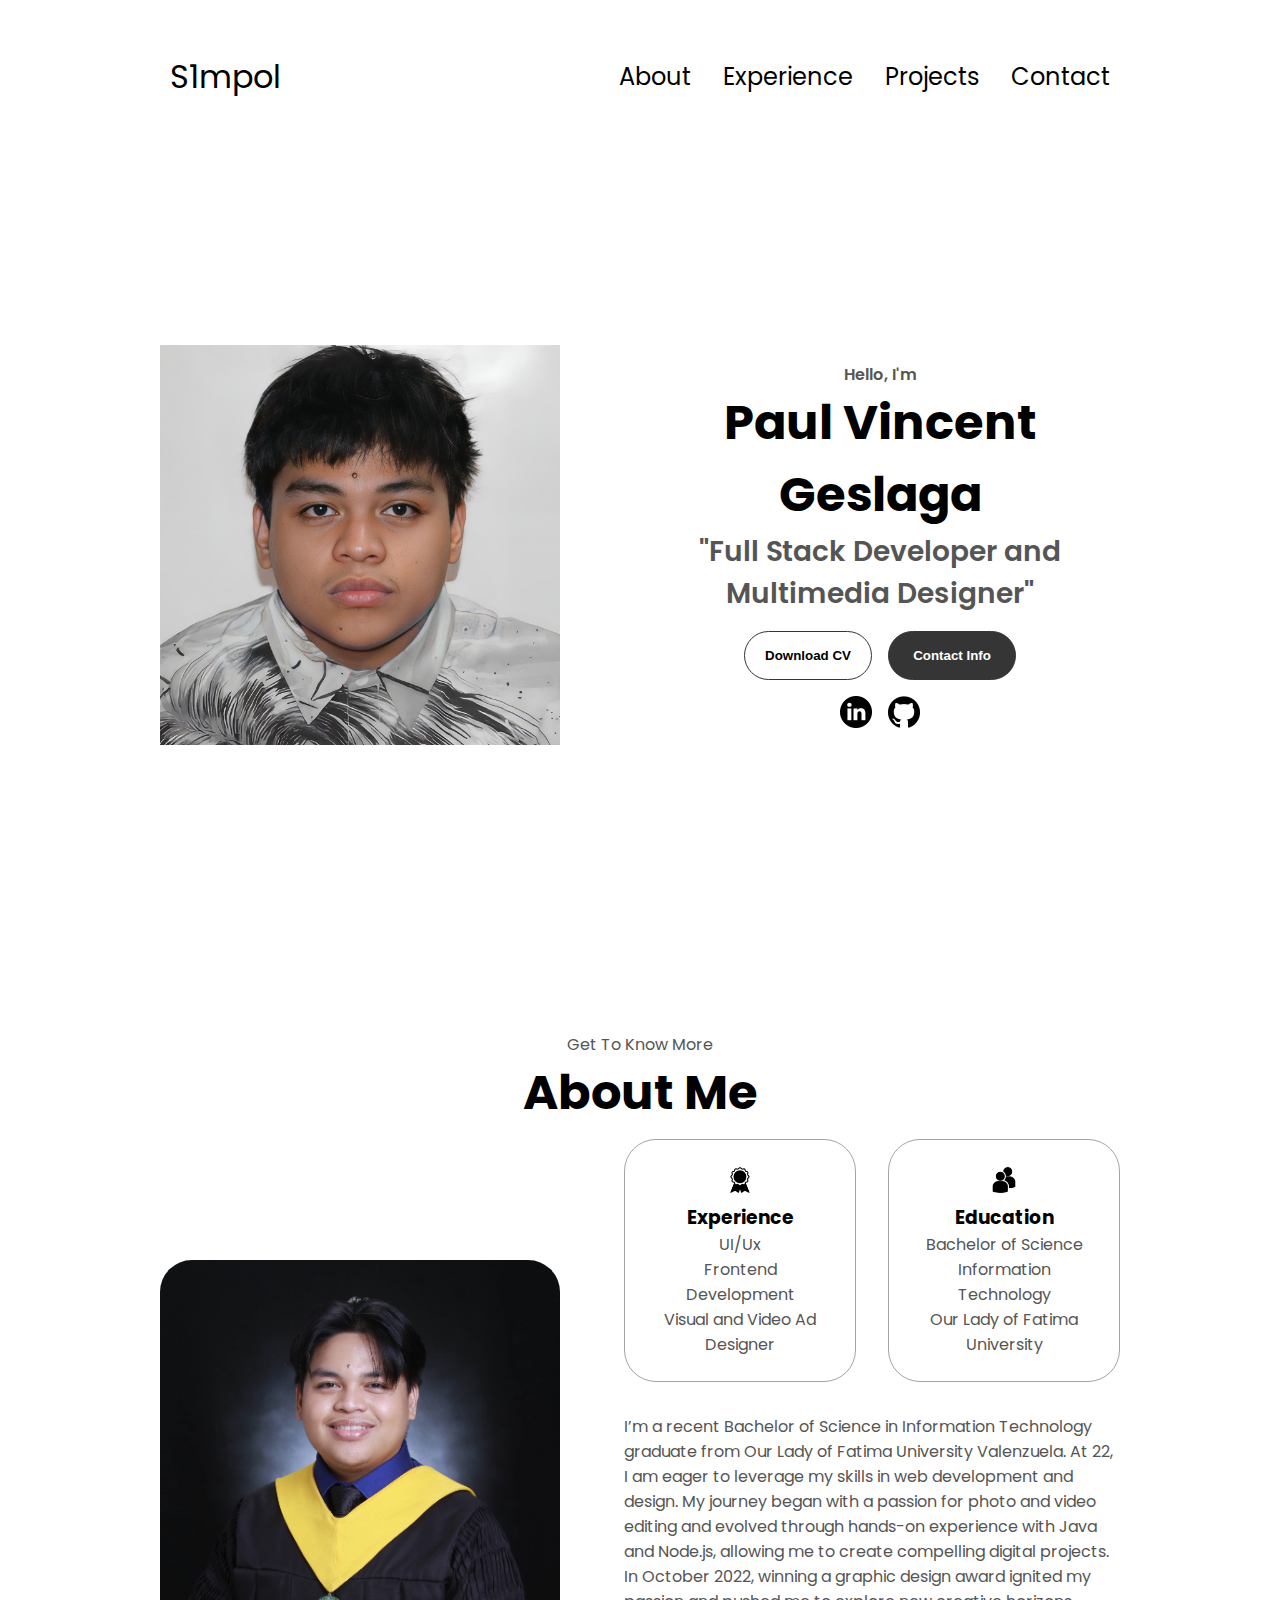
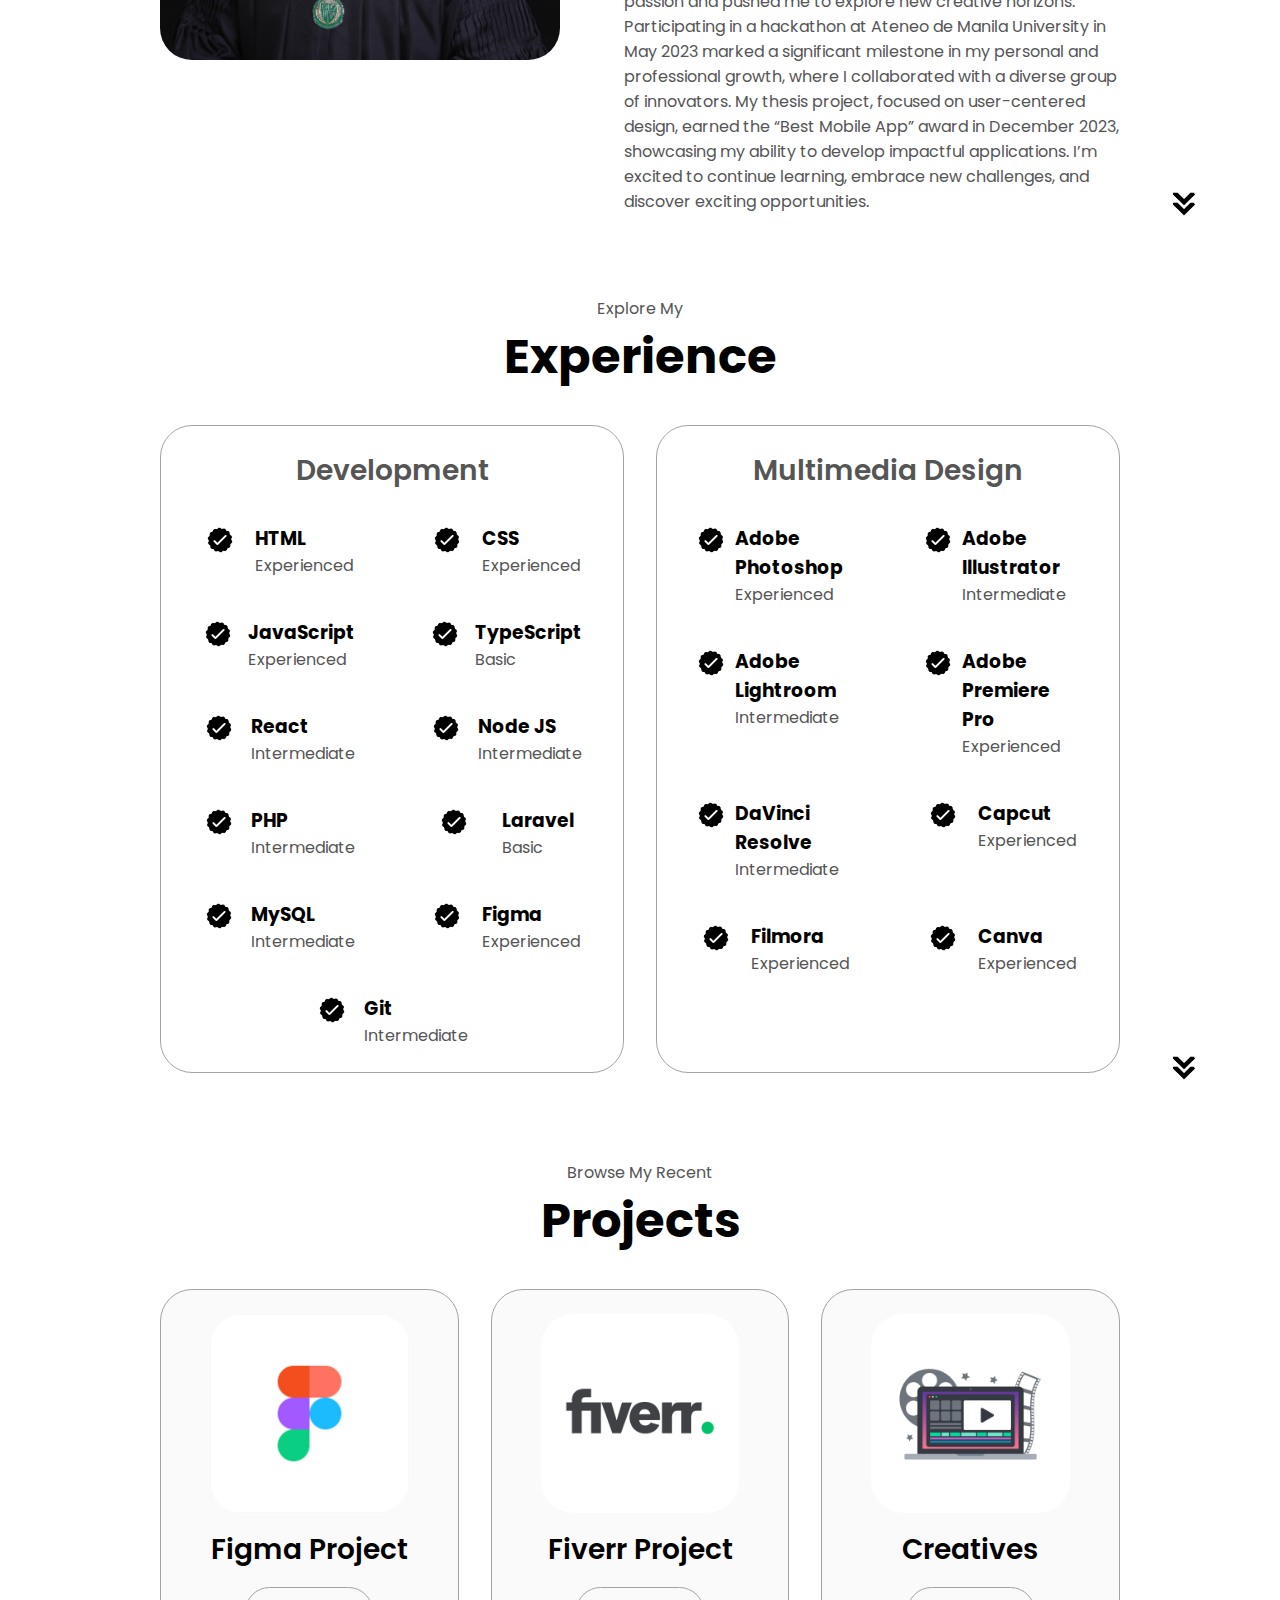
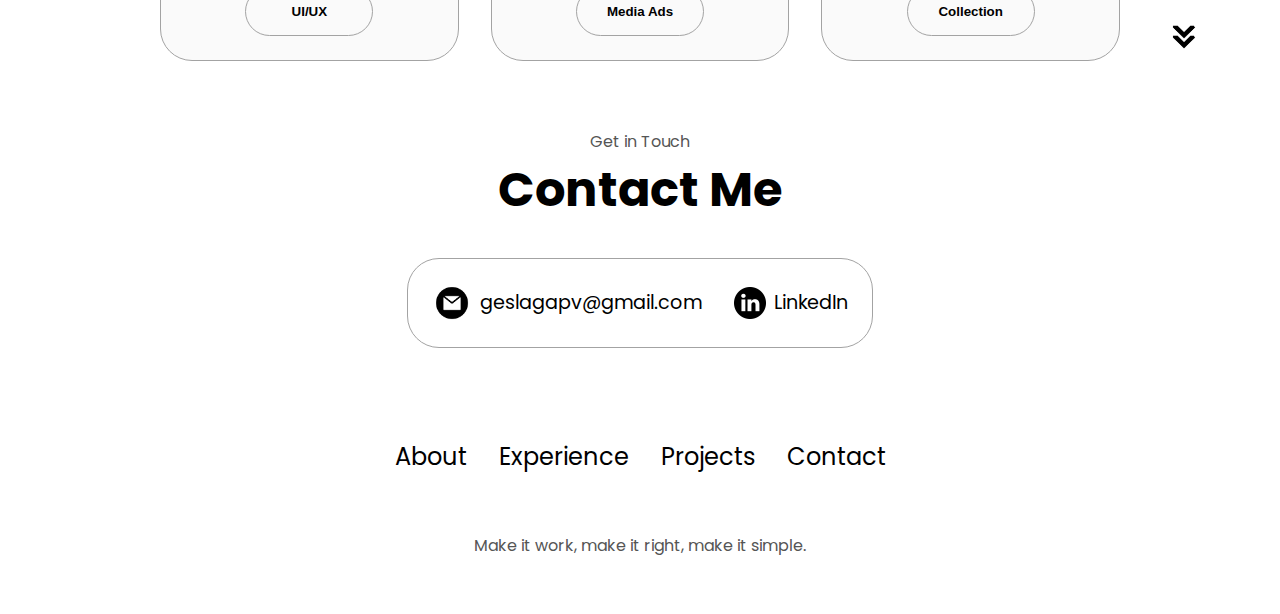
<file: index.html>
<!DOCTYPE html>
<html lang="en">
  <head>
    <meta charset="UTF-8" />
    <meta http-equiv="X-UA-Compatible" content="IE=edge" />
    <meta name="viewport" content="width=device-width, initial-scale=1.0" />
    <title>My Portfolio</title>
    <link rel="stylesheet" href="style.css" />
    <link rel="stylesheet" href="mediaqueries.css" />
  </head>
  <body>
    <nav id="desktop-nav">
      <div class="logo">S1mpol</div>
      <div>
        <ul class="nav-links">
          <li><a href="#about">About</a></li>
          <li><a href="#experience">Experience</a></li>
          <li><a href="#projects">Projects</a></li>
          <li><a href="#contact">Contact</a></li>
        </ul>
      </div>
    </nav>
    <nav id="hamburger-nav">
      <div class="logo">Simpol</div>
      <div class="hamburger-menu">
        <div class="hamburger-icon" onclick="toggleMenu()">
          <span></span>
          <span></span>
          <span></span>
        </div>
        <div class="menu-links">
          <li><a href="#about" onclick="toggleMenu()">About</a></li>
          <li><a href="#experience" onclick="toggleMenu()">Experience</a></li>
          <li><a href="#projects" onclick="toggleMenu()">Projects</a></li>
          <li><a href="#contact" onclick="toggleMenu()">Contact</a></li>
        </div>
      </div>
    </nav>
    <section id="profile">
      <div class="section__pic-container">
        <img src="./assets/profile-pic.jpg" alt="Paulprofile picture" />
      </div>
      <div class="section__text">
        <p class="section__text__p1">Hello, I'm</p>
        <h1 class="title">Paul Vincent Geslaga</h1>
        <p class="section__text__p2">"Full Stack Developer and Multimedia Designer"</p>
        <div class="btn-container">
          <button
            class="btn btn-color-2"
            onclick="window.open('./assets/resume-example.pdf')"
          >
            Download CV
          </button>
          <button class="btn btn-color-1" onclick="location.href='./#contact'">
            Contact Info
          </button>
        </div>
        <div id="socials-container">
            <img
              src="./assets/linkedin.png"
              alt="My LinkedIn profile"
              class="icon"
              onclick="window.open('https://www.linkedin.com/in/paul-vincent-geslaga-592373320/', '_blank')"
            />
            <img
              src="./assets/github.png"
              alt="My Github profile"
              class="icon"
              onclick="window.open('https://github.com/ImS1mpol', '_blank')"
            />
          </div>
      </div>
    </section>
    <section id="about">
      <p class="section__text__p1">Get To Know More</p>
      <h1 class="title">About Me</h1>
      <div class="section-container">
        <div class="section__pic-container">
          <img
            src="./assets/about-pic.JPG"
            alt="Profile picture"
            class="about-pic"
          />
        </div>
        <div class="about-details-container">
          <div class="about-containers">
            <div class="details-container">
              <img
                src="./assets/experience.png"
                alt="Experience icon"
                class="icon"
              />
              <h3>Experience</h3>
              <p>UI/Ux <br />Frontend Development <br>Visual and Video Ad Designer</p>
            </div>
            <div class="details-container">
              <img
                src="./assets/education.png"
                alt="Education icon"
                class="icon"
              />
              <h3>Education</h3>
              <p>Bachelor of Science Information Technology <br />Our Lady of Fatima University </p>
            </div>
          </div>
          <div class="text-container">
            <p>
                I’m a recent Bachelor of Science in Information Technology graduate from Our Lady of Fatima University Valenzuela. At 22, I am eager to leverage my skills in web development and design. My journey began with a passion for photo and video editing and evolved through hands-on experience with Java and Node.js, allowing me to create compelling digital projects.

In October 2022, winning a graphic design award ignited my passion and pushed me to explore new creative horizons. Participating in a hackathon at Ateneo de Manila University in May 2023 marked a significant milestone in my personal and professional growth, where I collaborated with a diverse group of innovators.

My thesis project, focused on user-centered design, earned the “Best Mobile App” award in December 2023, showcasing my ability to develop impactful applications. I’m excited to continue learning, embrace new challenges, and discover exciting opportunities.
            </p>
          </div>
        </div>
      </div>
      <img
        src="./assets/arrow.png"
        alt="Arrow icon"
        class="icon arrow"
        onclick="location.href='./#experience'"
      />
    </section>
    <section id="experience">
      <p class="section__text__p1">Explore My</p>
      <h1 class="title">Experience</h1>
      <div class="experience-details-container">
        <div class="about-containers">
          <div class="details-container">
            <h2 class="experience-sub-title">Development</h2>
            <div class="article-container">
              <article>
                <img
                  src="./assets/checkmark.png"
                  alt="Experience icon"
                  class="icon"
                />
                <div>
                  <h3>HTML</h3>
                  <p>Experienced</p>
                </div>
              </article>
              <article>
                <img
                  src="./assets/checkmark.png"
                  alt="Experience icon"
                  class="icon"
                />
                <div>
                  <h3>CSS</h3>
                  <p>Experienced</p>
                </div>
              </article>
              <article>
                <img
                  src="./assets/checkmark.png"
                  alt="Experience icon"
                  class="icon"
                />
                <div>
                  <h3>JavaScript</h3>
                  <p>Experienced</p>
                </div>
              </article>
              <article>
                <img
                  src="./assets/checkmark.png"
                  alt="Experience icon"
                  class="icon"
                />
                <div>
                  <h3>TypeScript</h3>
                  <p>Basic</p>
                </div>
              </article>
              <article>
                <img
                  src="./assets/checkmark.png"
                  alt="Experience icon"
                  class="icon"
                />
                <div>
                  <h3>React</h3>
                  <p>Intermediate</p>
                </div>
              </article>
              <article>
                <img
                  src="./assets/checkmark.png"
                  alt="Experience icon"
                  class="icon"
                />
                <div>
                  <h3>Node JS</h3>
                  <p>Intermediate</p>
                </div>
              </article>
              <article>
                <img
                  src="./assets/checkmark.png"
                  alt="Experience icon"
                  class="icon"
                />
                <div>
                  <h3>PHP</h3>
                  <p>Intermediate</p>
                </div>
              </article>
              <article>
                <img
                  src="./assets/checkmark.png"
                  alt="Experience icon"
                  class="icon"
                />
                <div>
                  <h3>Laravel</h3>
                  <p>Basic</p>
                </div>
              </article>
              <article>
                <img
                  src="./assets/checkmark.png"
                  alt="Experience icon"
                  class="icon"
                />
                <div>
                  <h3>MySQL </h3>
                  <p>Intermediate</p>
                </div>
              </article>
              <article>
                <img
                  src="./assets/checkmark.png"
                  alt="Experience icon"
                  class="icon"
                />
                <div>
                  <h3>Figma</h3>
                  <p>Experienced</p>
                </div>
              </article>
              <article>
                <img
                  src="./assets/checkmark.png"
                  alt="Experience icon"
                  class="icon"
                />
                <div>
                  <h3>Git</h3>
                  <p>Intermediate</p>
                </div>
              </article>
            </div>
          </div>
          <div class="details-container">
            <h2 class="experience-sub-title">Multimedia Design</h2>
            <div class="article-container">
              <article>
                <img
                  src="./assets/checkmark.png"
                  alt="Experience icon"
                  class="icon"
                />
                <div>
                  <h3>Adobe Photoshop</h3>
                  <p>Experienced</p>
                </div>
              </article>
              <article>
                <img
                  src="./assets/checkmark.png"
                  alt="Experience icon"
                  class="icon"
                />
                <div>
                  <h3>Adobe Illustrator</h3>
                  <p>Intermediate</p>
                </div>
              </article>
              <article>
                <img
                  src="./assets/checkmark.png"
                  alt="Experience icon"
                  class="icon"
                />
                <div>
                  <h3>Adobe Lightroom</h3>
                  <p>Intermediate</p>
                </div>
              </article>
              <article>
                <img
                  src="./assets/checkmark.png"
                  alt="Experience icon"
                  class="icon"
                />
                <div>
                  <h3>Adobe Premiere Pro</h3>
                  <p>Experienced</p>
                </div>
              </article>
              <article>
                <img
                  src="./assets/checkmark.png"
                  alt="Experience icon"
                  class="icon"
                />
                <div>
                  <h3>DaVinci Resolve</h3>
                  <p>Intermediate</p>
                </div>
              </article>
              <article>
                <img
                  src="./assets/checkmark.png"
                  alt="Experience icon"
                  class="icon"
                />
                <div>
                  <h3>Capcut</h3>
                  <p>Experienced</p>
                </div>
              </article>
              <article>
                <img
                  src="./assets/checkmark.png"
                  alt="Experience icon"
                  class="icon"
                />
                <div>
                  <h3>Filmora</h3>
                  <p>Experienced</p>
                </div>
              </article>
              <article>
                <img
                  src="./assets/checkmark.png"
                  alt="Experience icon"
                  class="icon"
                />
                <div>
                  <h3>Canva</h3>
                  <p>Experienced</p>
                </div>
              </article>
            </div>
          </div>
        </div>
      </div>
      <img
        src="./assets/arrow.png"
        alt="Arrow icon"
        class="icon arrow"
        onclick="location.href='./#projects'"
      />
   </section>
    <section id="projects">
      <p class="section__text__p1">Browse My Recent</p>
      <h1 class="title">Projects</h1>
      <div class="experience-details-container">
        <div class="about-containers">
          <div class="details-container color-container">
            <div class="article-container">
              <img
                src="./assets/figma.png"
                alt="Project 1"
                class="project-img"
              />
            </div>
            <h2 class="experience-sub-title project-title">Figma Project</h2>
            <div class="btn-container">
              <button
                class="btn btn-color-2 project-btn"
                 onclick="window.location.href='figma.html'">
                UI/UX
              </button>
            </div>
          </div>
          <div class="details-container color-container">
            <div class="article-container">
              <img
                src="./assets/fiverr.png"
                alt="Project 2"
                class="project-img"
              />
            </div>
            <h2 class="experience-sub-title project-title">Fiverr Project</h2>
            <div class="btn-container">
              <button
                class="btn btn-color-2 project-btn"
                onclick="window.open('https://drive.google.com/drive/folders/1sZMJ0FoBE0xwXftquJWavCg_Kdbq56ES?usp=drive_link')">
              Media Ads
              </button>
            </div>
          </div>

          <div class="details-container color-container">
            <div class="article-container">
              <img
                src="./assets/video.png"
                alt="Project 1"
                class="project-img"
              />
            </div>
            <h2 class="experience-sub-title project-title">Creatives</h2>
            <div class="btn-container">
              <button
                class="btn btn-color-2 project-btn"
                onclick="window.open('https://drive.google.com/drive/folders/1tBFCVqmY1j2AVjN6ds7iTC46O4hXz4jJ?usp=drive_link', '_blank')">
                Collection
              </button>
            </div>
          </div>
        </div>
      </div>
      <img
        src="./assets/arrow.png"
        alt="Arrow icon"
        class="icon arrow"
        onclick="location.href='./#contact'"
      />
    </section>
    <section id="contact">
      <p class="section__text__p1">Get in Touch</p>
      <h1 class="title">Contact Me</h1>
      <div class="contact-info-upper-container">
        <div class="contact-info-container">
          <img
            src="./assets/email.png"
            alt="Email icon"
            class="icon contact-icon email-icon"
          />
          <p><a href="mailto:examplemail@gmail.com">geslagapv@gmail.com</a></p>
        </div>
        <div class="contact-info-container">
          <img
            src="./assets/linkedin.png"
            alt="LinkedIn icon"
            class="icon contact-icon"
          />
          <p><a href="https://www.linkedin.com/in/paul-vincent-geslaga-592373320/" target="_blank" rel="noopener noreferrer">LinkedIn</a></p>
        </div>
      </div>
    </section>
    <footer>
      <nav>
        <div class="nav-links-container">
          <ul class="nav-links">
            <li><a href="#about">About</a></li>
            <li><a href="#experience">Experience</a></li>
            <li><a href="#projects">Projects</a></li>
            <li><a href="#contact">Contact</a></li>
          </ul>
        </div>
      </nav>
      <p>Make it work, make it right, make it simple.</p>
    </footer>
    <script src="script.js"></script>
  </body>
</html>
</file>
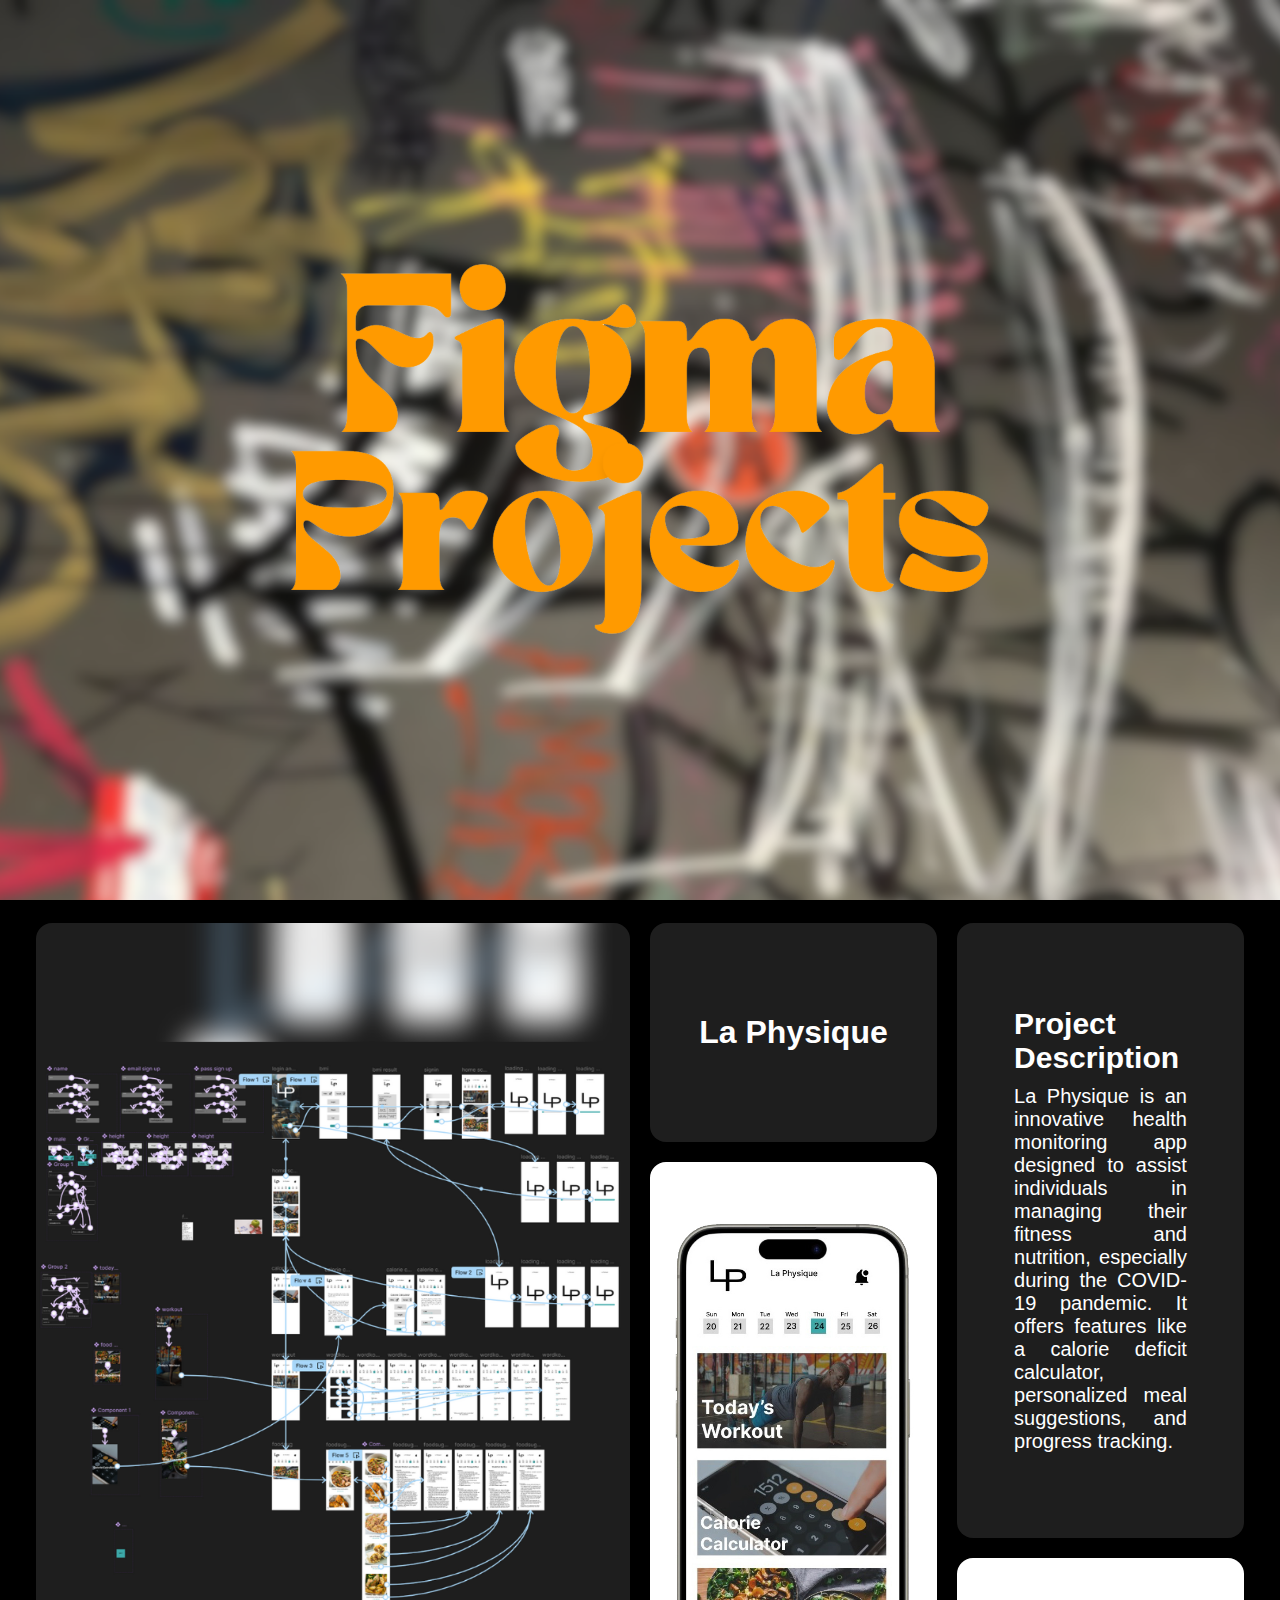
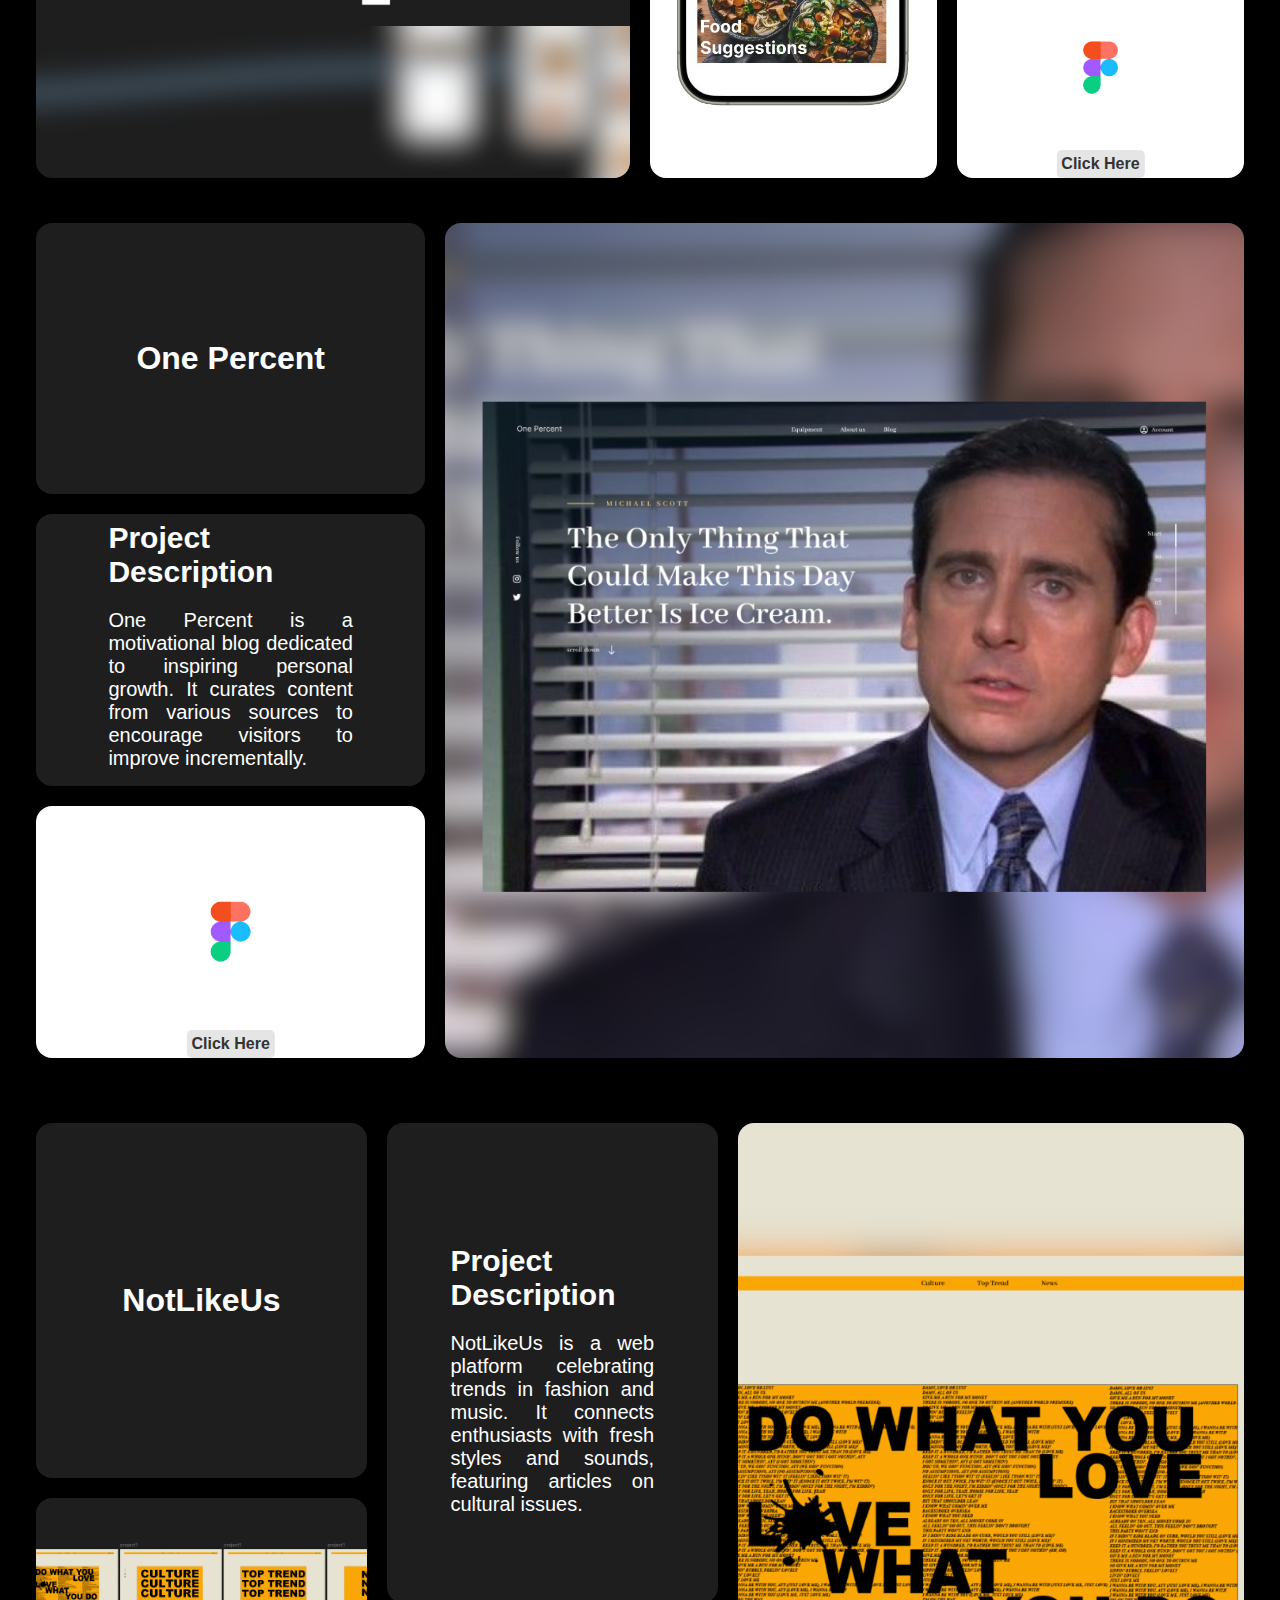
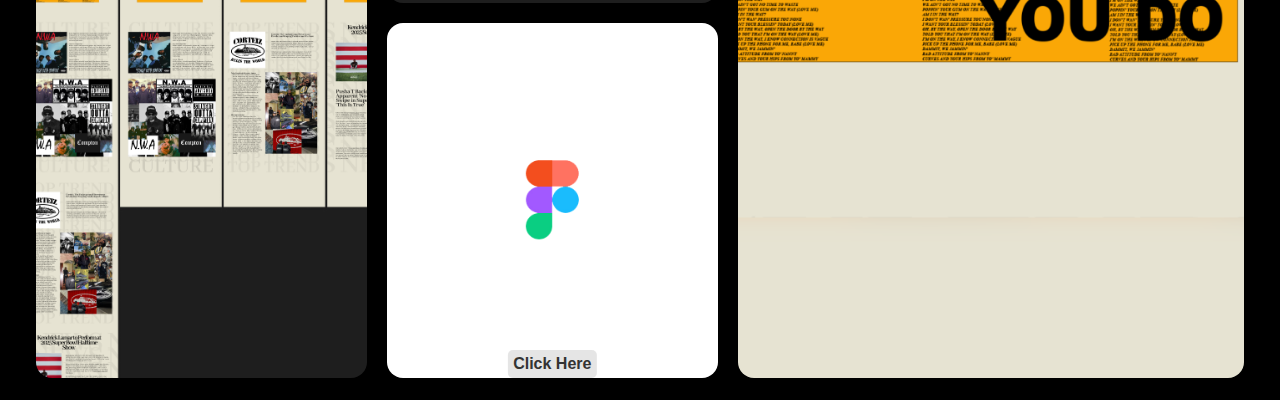
<file: figma.html>
<!DOCTYPE html>
<html lang="en">
<head>
    <meta charset="UTF-8">
    <meta name="viewport" content="width=device-width, initial-scale=1.0">
    <title>Figma Projects</title>
    <link rel="stylesheet" href="figma.css">
</head>
<body>

    <section class="section" id="section0">
        <img src="./img/section0.png" alt="Section 0 Image" style="width: 100%; height: auto;">
    </section>

    <section class="section" id="laphysique">
        <div class="container">
            <div class="grid">
                <div class="lpcard1 card"></div>
                <div class="lpcard2 card">
                    <h1>La Physique</h1>
                </div>
                <div class="lpcard3 card">
                    <h1>Project Description</h1>
                    <p>
                        La Physique is an innovative health monitoring app designed to assist individuals in managing their fitness and nutrition, especially during the COVID-19 pandemic. It offers features like a calorie deficit calculator, personalized meal suggestions, and progress tracking.
                    </p>
                </div>
                <div class="lpcard4 card"></div>
                <div class="lpcard5 card">
                    <a href="https://www.figma.com/design/WPcn3ylzQvgo51z2EjDvih/LP?t=uuqv8CuAYHz9htAu-0" target="_blank" rel="noopener noreferrer">
                        <img src="./img/figma.png" alt="Figma Logo">
                    </a>
                    <p>Click Here</p>
                </div>
            </div>
        </div>
    </section>

    <section class="section" id="onepercent">
        <div class="container">
            <div class="grid">
                <div class="opcard1 card">
                    <h1>One Percent</h1>
                </div>
                <div class="opcard2 card"></div>
                <div class="opcard3 card">
                    <h1>Project Description</h1>
                    <p>
                        One Percent is a motivational blog dedicated to inspiring personal growth. It curates content from various sources to encourage visitors to improve incrementally.
                    </p>
                </div>
                <div class="opcard4 card">
                    <a href="https://www.figma.com/design/opfQUT4gWgwNVrPasK2eLB/Project1?node-id=0-1&node-type=canvas&t=RrAcQnIWauA4dUIs-0" target="_blank" rel="noopener noreferrer">
                        <img src="./img/figma.png" alt="Figma Logo">
                    </a>
                    <p>Click Here</p>
                </div>
            </div>
        </div>
    </section>

    <section class="section" id="culture">
        <div class="container">
            <div class="grid">
                <div class="cltrcard1 card">
                    <h1>NotLikeUs</h1></div>
                <div class="cltrcard2 card">
                    <h1>Project Description</h1>
                    <p>
                        NotLikeUs is a web platform celebrating trends in fashion and music. It connects enthusiasts with fresh styles and sounds, featuring articles on cultural issues.
                    </p>
                </div>
                <div class="cltrcard3 card"></div>
                <div class="cltrcard4 card"></div>
                <div class="cltrcard5 card">
                    <a href="https://www.figma.com/design/opfQUT4gWgwNVrPasK2eLB/Project1?node-id=0-1&node-type=canvas&t=RrAcQnIWauA4dUIs-0" target="_blank" rel="noopener noreferrer">
                        <img src="./img/figma.png" alt="Figma Logo">
                    </a>
                    <p>Click Here</p>
                </div>
            </div>
        </div>
    </section>
    
    

    <script src="figma.js"></script>
</body>
</html>
</file>
<file: style.css>
/* GENERAL */

@import url("https://fonts.googleapis.com/css2?family=Poppins:wght@300;400;500;600&display=swap");

* {
  margin: 0;
  padding: 0;
}

body {
  font-family: "Poppins", sans-serif;
}

html {
  scroll-behavior: smooth;
}

p {
  color: rgb(85, 85, 85);
}

/* TRANSITION */

a,
.btn {
  transition: all 300ms ease;
}

/* DESKTOP NAV */

nav,
.nav-links {
  display: flex;
}

nav {
  justify-content: space-around;
  align-items: center;
  height: 17vh;
}

.nav-links {
  gap: 2rem;
  list-style: none;
  font-size: 1.5rem;
}

a {
  color: black;
  text-decoration: none;
  text-decoration-color: white;
}

a:hover {
  color: grey;
  text-decoration: underline;
  text-underline-offset: 1rem;
  text-decoration-color: rgb(181, 181, 181);
}

.logo {
  font-size: 2rem;
}

.logo:hover {
  cursor: default;
}

/* HAMBURGER MENU */

#hamburger-nav {
  display: none;
}

.hamburger-menu {
  position: relative;
  display: inline-block;
}

.hamburger-icon {
  display: flex;
  flex-direction: column;
  justify-content: space-between;
  height: 24px;
  width: 30px;
  cursor: pointer;
}

.hamburger-icon span {
  width: 100%;
  height: 2px;
  background-color: black;
  transition: all 0.3 ease-in-out;
}

.menu-links {
  position: absolute;
  top: 100%;
  right: 0;
  background-color: white;
  width: fit-content;
  max-height: 0;
  overflow: hidden;
  transition: all 0.3 ease-in-out;
}

.menu-links a {
  display: block;
  padding: 10px;
  text-align: center;
  font-size: 1.5rem;
  color: black;
  text-decoration: none;
  transition: all 0.3 ease-in-out;
}

.menu-links li {
  list-style: none;
}

.menu-links.open {
  max-height: 300px;
}

.hamburger-icon.open span:first-child {
  transform: rotate(45deg) translate(10px, 5px);
}

.hamburger-icon.open span:nth-child(2) {
  opacity: 0;
}

.hamburger-icon.open span:last-child {
  transform: rotate(-45deg) translate(10px, -5px);
}

.hamburger-icon span:first-child {
  transform: none;
}

.hamburger-icon span:first-child {
  opacity: 1;
}

.hamburger-icon span:first-child {
  transform: none;
}

/* SECTIONS */

section {
  padding-top: 4vh;
  height: 96vh;
  margin: 0 10rem;
  box-sizing: border-box;
  min-height: fit-content;
}

.section-container {
  display: flex;
}

/* PROFILE SECTION */

#profile {
  display: flex;
  justify-content: center;
  gap: 5rem;
  height: 80vh;
}

.section__pic-container {
  display: flex;
  height: 400px;
  width: 400px;
  margin: auto 0;
}

.section__text {
  align-self: center;
  text-align: center;
}

.section__text p {
  font-weight: 600;
}

.section__text__p1 {
  text-align: center;
}

.section__text__p2 {
  font-size: 1.75rem;
  margin-bottom: 1rem;
}

.title {
  font-size: 3rem;
  text-align: center;
}

#socials-container {
  display: flex;
  justify-content: center;
  margin-top: 1rem;
  gap: 1rem;
}

/* ICONS */

.icon {
  cursor: pointer;
  height: 2rem;
}

/* BUTTONS */

.btn-container {
  display: flex;
  justify-content: center;
  gap: 1rem;
}

.btn {
  font-weight: 600;
  transition: all 300ms ease;
  padding: 1rem;
  width: 8rem;
  border-radius: 2rem;
}

.btn-color-1,
.btn-color-2 {
  border: rgb(53, 53, 53) 0.1rem solid;
}

.btn-color-1:hover,
.btn-color-2:hover {
  cursor: pointer;
}

.btn-color-1,
.btn-color-2:hover {
  background: rgb(53, 53, 53);
  color: white;
}

.btn-color-1:hover {
  background: rgb(0, 0, 0);
}

.btn-color-2 {
  background: none;
}

.btn-color-2:hover {
  border: rgb(255, 255, 255) 0.1rem solid;
}

.btn-container {
  gap: 1rem;
}

/* ABOUT SECTION */

#about {
  position: relative;
}

.about-containers {
  gap: 2rem;
  margin-bottom: 2rem;
  margin-top: 2rem;
}

.about-details-container {
  justify-content: center;
  flex-direction: column;
}

.about-containers,
.about-details-container {
  display: flex;
}

.about-pic {
  border-radius: 2rem;
}

.arrow {
  position: absolute;
  right: -5rem;
  bottom: 2.5rem;
}

.details-container {
  padding: 1.5rem;
  flex: 1;
  background: white;
  border-radius: 2rem;
  border: rgb(53, 53, 53) 0.1rem solid;
  border-color: rgb(163, 163, 163);
  text-align: center;
}

.section-container {
  gap: 4rem;
  height: 80%;
}

.section__pic-container {
  height: 400px;
  width: 400px;
  margin: auto 0;
}

/* EXPERIENCE SECTION */

#experience {
  position: relative;
}

.experience-sub-title {
  color: rgb(85, 85, 85);
  font-weight: 600;
  font-size: 1.75rem;
  margin-bottom: 2rem;
}

.experience-details-container {
  display: flex;
  justify-content: center;
  flex-direction: column;
}

.article-container {
  display: flex;
  text-align: initial;
  flex-wrap: wrap;
  flex-direction: row;
  gap: 2.5rem;
  justify-content: space-around;
}

article {
  display: flex;
  width: 10rem;
  justify-content: space-around;
  gap: 0.5rem;
}

article .icon {
  cursor: default;
}

/* PROJECTS SECTION */

#projects {
  position: relative;
}

.color-container {
  border-color: rgb(163, 163, 163);
  background: rgb(250, 250, 250);
  
}

.project-img {
  border-radius: 2rem;
  width: 80%;
  height: 80%;
  
}

.project-title {
  margin: 1rem;
  color: black;
}

.project-btn {
  color: black;
  border-color: rgb(163, 163, 163);
}

/* CONTACT */

#contact {
  display: flex;
  justify-content: center;
  flex-direction: column;
  height: 70vh;
}

.contact-info-upper-container {
  display: flex;
  justify-content: center;
  border-radius: 2rem;
  border: rgb(53, 53, 53) 0.1rem solid;
  border-color: rgb(163, 163, 163);
  background: (250, 250, 250);
  margin: 2rem auto;
  padding: 0.5rem;
}

.contact-info-container {
  display: flex;
  align-items: center;
  justify-content: center;
  gap: 0.5rem;
  margin: 1rem;
}

.contact-info-container p {
  font-size: larger;
}

.contact-icon {
  cursor: default;
}

.email-icon {
  height: 2.5rem;
}

/* FOOTER SECTION */

footer {
  height: 26vh;
  margin: 0 1rem;
}

footer p {
  text-align: center;
}
</file>
<file: mediaqueries.css>
@media screen and (max-width: 1400px) {
    #profile {
      height: 83vh;
      margin-bottom: 6rem;
    }
    .about-containers {
      flex-wrap: wrap;
    }
    #contact,
    #projects {
      height: fit-content;
    }
  }
  
  @media screen and (max-width: 1200px) {
    #desktop-nav {
      display: none;
    }
    #hamburger-nav {
      display: flex;
    }
    #experience,
    .experience-details-container {
      margin-top: 2rem;
    }
    #profile,
    .section-container {
      display: block;
    }
    .arrow {
      display: none;
    }
    section,
    .section-container {
      height: fit-content;
    }
    section {
      margin: 0 5%;
    }
    .section__pic-container {
      width: 275px;
      height: 275px;
      margin: 0 auto 2rem;
    }
    .about-containers {
      margin-top: 0;
    }
  }
  
  @media screen and (max-width: 600px) {
    #contact,
    footer {
      height: 40vh;
    }
    #profile {
      height: 83vh;
      margin-bottom: 0;
    }
    article {
      font-size: 1rem;
    }
    footer nav {
      height: fit-content;
      margin-bottom: 2rem;
    }
    .about-containers,
    .contact-info-upper-container,
    .btn-container {
      flex-wrap: wrap;
    }
    .contact-info-container {
      margin: 0;
    }
    .contact-info-container p,
    .nav-links li a {
      font-size: 1rem;
    }
    .experience-sub-title {
      font-size: 1.25rem;
    }
    .logo {
      font-size: 1.5rem;
    }
    .nav-links {
      flex-direction: column;
      gap: 0.5rem;
      text-align: center;
    }
    .section__pic-container {
      width: auto;
      height: 46vw;
      justify-content: center;
    }
    .section__text__p2 {
      font-size: 1.25rem;
    }
    .title {
      font-size: 2rem;
    }
    .text-container {
      text-align: justify;
    }
  }
</file>
<file: figma.css>
body {
    margin: 0;
    font-family: Arial, sans-serif;
    background-color: black;
}

.section {
    height: 100vh; /* Ensures full viewport height */
    display: flex;
    justify-content: center;
    align-items: center;
    color: white;
    font-size: 1.5rem;
}

#section0 {
    background-image: url('./img/section0bg.png');
    background-size: cover;
    background-position: center;
}

#laphysique {
    height: 100vh;
    display: flex;
    justify-content: center;
    align-items: center;
    background-color: #000;
}

#laphysique .container {
    display: flex;
    height: 95vh;
    align-items: center;
    justify-content: center;
    margin: 0 auto;
    padding: 20px;
}

#laphysique .grid {
    display: grid;
    grid-template-columns: repeat(4, 1fr);
    grid-template-rows: repeat(3, auto);
    gap: 20px;
    width: 100%;
    height: 100%;
    padding: 16px;
    background-color: #000000;
    border-radius: 16px;
    box-shadow: 0 4px 8px rgba(0, 0, 0, 0.25);
}

/* Common styles for all grid items */
#laphysique .grid div {
    display: flex;
    flex-direction: column;
    justify-content: center;
    align-items: center;
    border-radius: 16px;
    box-shadow: 0 2px 4px rgba(0, 0, 0, 0.25);
    margin: 0;
    padding: 20px;
    overflow: hidden;
    min-height: 120px;
}

/* Individual card styles */
.lpcard1 {
    grid-column: span 2;
    grid-row: span 3;
    background-color: #fcd5ce;
    background-image: url('./img/lpzoom.png');
    background-size: cover;
    background-position: center;
    background-repeat: no-repeat;
}

.lpcard2 {
    grid-column: span 1;
    grid-row: span 1;
    background-color: #1e1e1e;
    display: flex;
    flex-direction: column;
    justify-content: center;
    align-items: center;
    transition: background-color 0.3s ease;
}

.lpcard2:hover {
    background-color: #ffffff;
}

.lpcard2 h1 {
    color: rgb(255, 255, 255);
    font-size: 2rem;
    margin: 0;
    padding: 10px;
    overflow-wrap: break-word;
}

.lpcard2:hover h1 {
    transform: scale(1.2);
    color: #000000;
}

.lpcard3 {
    grid-column: span 1;
    grid-row: span 2;
    background-color: #1e1e1e;
    display: flex;
    flex-direction: column;
    justify-content: center;
    align-items: center;
    padding: 16px;
}

.lpcard3 h1 {
    margin: 5px;
    width: 70%;
    text-align: left;
    font-size: 30px;
}

.lpcard3 p {
    margin: 5px;
    width: 70%;
    text-align: justify;
    font-size: 20px;
}

.lpcard4 {
    grid-column: span 1;
    grid-row: span 2;
    background-image: url('./img/item4.jpg');
    background-size: cover;
    background-position: center;
    background-repeat: no-repeat;
    border: 2px solid white;
}

.lpcard5 {
    grid-column: span 1;
    grid-row: span 1;
    background-color: #ffffff;
    display: flex;
    flex-direction: column;
    align-items: center;
    justify-content: center;
    overflow: hidden;
    position: relative;
    transition: background-color 0.3s ease;
    text-align: center;
}

.lpcard5 img {
    max-width: 50%;
    max-height: 50%;
    object-fit: contain;
    transition: transform 0.3s ease;
    position: absolute;
    top: 50%;
    left: 50%;
    transform: translate(-50%, -50%) scale(1);
}

.lpcard5 p {
    position: absolute;
    bottom: 0;
    left: 50%;
    transform: translateX(-50%);
    margin: 0;
    font-size: 1rem;
    color: #333;
    font-weight: bold;
    padding: 5px;
    border-radius: 5px;
    background-color: rgba(0, 0, 0, 0.1);
    transition: background-color 0.3s ease;
}

.lpcard5:hover {
    background-color: grey;
}

.lpcard5:hover img {
    transform: translate(-50%, -50%) scale(1.6);
}


#onepercent {
    height: 100vh; /* Full viewport height */
    display: flex;
    justify-content: center;
    align-items: center;
    background-color: #000; /* Black background */
    color: #fff; /* White text color */
}

/* Container styles (applies to all sections) */
#onepercent .container {
    display: flex;
    height: 95vh;
    align-items: center;
    justify-content: center;
    margin: 0 auto;
    padding: 20px;
}

/* Grid layout */
#onepercent .grid {
    display: grid;
    grid-template-columns: repeat(3, 1fr);
    grid-template-rows: repeat(3, 1fr auto);
    gap: 20px;
    width: 100%;
    height: 100%;
    padding: 16px;
    background-color: #000000;
    border-radius: 16px;
    box-shadow: 0 4px 8px rgba(0, 0, 0, 0.25);
}

/* General card styles (applies to all cards) */
#onepercent .grid div {
    display: flex;
    flex-direction: column;
    justify-content: center;
    align-items: center;
    border-radius: 16px;
    box-shadow: 0 2px 4px rgba(0, 0, 0, 0.25);
    margin: 0;
    padding: 20px;
    overflow: hidden;
    min-height: 120px;
}

/* Specific card styles */
.opcard1 {
    grid-column: span 1;
    grid-row: span 2;
    background-color: #1e1e1e;
    margin-top: 1px;
    text-align: center;
    transition: background-color 0.3s ease;
}

/* Hover effect for opcard1 */
.opcard1:hover {
    background-color: #ffffff;
}

.opcard1 h1 {
    color: #ffffff;
    font-size: 2rem;
    transition: transform 0.3s ease, color 0.3s ease;
}

/* Hover effect for h1 inside opcard1 */
.opcard1:hover h1 {
    transform: scale(1.2);
    color: #000000;
}

/* Second card (opcard2) */
.opcard2 {
    grid-column: span 2;
    grid-row: span 5;
    background-image: url('./img/project.png');
    background-size: cover;
    background-position: center;
    background-repeat: no-repeat;
}

/* Third card (opcard3) */
.opcard3 {
    grid-column: span 1;
    grid-row: span 2;
    background-color: #1e1e1e;
    margin-top: 1px;
    display: flex;
    flex-direction: column;
    justify-content: flex-start;
    align-items: center;
}

.opcard3 h1,
.opcard3 p {
    width: 70%;
    text-align: justify;
}

.opcard3 h1 {
    margin: 5px;
    font-size: 30px;
}

.opcard3 p {
    margin: 15px;
    font-size: 20px;
}

/* Fourth card (opcard4) */
.opcard4 {
    grid-column: span 1;
    grid-row: span 1.5;
    background-color: #ffffff;
    text-align: center;
    margin-bottom: 25px;
    position: relative;
    transition: background-color 0.3s ease;
}

/* opcard4 image styling */
.opcard4 img {
    max-width: 50%;
    max-height: 50%;
    object-fit: contain;
    position: absolute;
    top: 50%;
    left: 50%;
    transform: translate(-50%, -50%) scale(1);
    transition: transform 0.3s ease;
}

/* Hover effect for opcard4 */
.opcard4:hover {
    background-color: grey;
}

.opcard4:hover img {
    transform: translate(-50%, -50%) scale(1.6);
}

/* opcard4 text styling */
.opcard4 p {
    position: absolute;
    bottom: 0;
    left: 50%;
    transform: translateX(-50%);
    margin: 0;
    font-size: 16px;
    font-weight: bold;
    color: #333;
    padding: 5px;
    border-radius: 5px;
    background-color: rgba(0, 0, 0, 0.1);
    transition: background-color 0.3s ease;
}

#culture {
    height: 100vh; /* Full viewport height */
    display: flex; /* Flexbox layout */
    justify-content: center; /* Center content horizontally */
    align-items: center; /* Center content vertically */
    background-color: #000; /* Black background */
    color: #fff; /* White text color */
}

/* Container styles (applies to all sections) */
#culture .container {
    display: flex; /* Flexbox layout */
    height: 95vh; /* Container height */
    align-items: center; /* Center items vertically */
    justify-content: center; /* Center items horizontally */
    margin: 0 auto; /* Center the container */
    padding: 20px; /* Padding around the container */
}

/* Grid layout */
#culture .grid {
    display: grid;
    grid-template-columns: repeat(7, 1fr);
    grid-template-rows: repeat(7, 1fr);
    gap: 20px;
    width: 100%;
    height: 100%;
    padding: 16px;
    background-color: #000000;
    border-radius: 16px;
    box-shadow: 0 4px 8px rgba(0, 0, 0, 0.25);
}

/* General card styles (applies to all cards) */
#culture .grid div {
    display: flex;
    flex-direction: column;
    justify-content: center;
    align-items: center;
    border-radius: 16px;
    box-shadow: 0 2px 4px rgba(0, 0, 0, 0.25);
    margin: 0;
    padding: 20px;
    overflow: hidden;
    min-height: 120px;
}


/* Additional Styles for cltrcard1 to cltrcard5 */
.cltrcard1 {
    grid-column: span 2;
    grid-row: span 3;
    background-color: #1e1e1e;
    display: flex;
    flex-direction: column;
    justify-content: center;
    align-items: center;
    transition: background-color 0.3s ease;
}

.cltrcard1:hover {
    background-color: #ffffff;
}

.cltrcard1 h1 {
    color: rgb(255, 255, 255);
    font-size: 2rem;
    margin: 0;
    padding: 10px;
    overflow-wrap: break-word;
}

.cltrcard1:hover h1 {
    transform: scale(1.2);
    color: #000000;
}

.cltrcard2 {
    grid-column: span 2;
    grid-row: span 4;
    background-color: #1e1e1e;
    display: flex;
    flex-direction: column;
    justify-content: flex-start;
    align-items: center;
}

.cltrcard2 h1 {
    margin: 5px;
    width: 70%;
    text-align: justify;
    font-size: 30px;
    margin-top: 50px;
}

.cltrcard2 p {
    margin: 15px;
    width: 70%;
    text-align: justify;
    font-size: 20px;
}

.cltrcard3 {
    grid-column: span 3;
    grid-row: span 7;
    background-image: url('./img/culture.png');
    background-size: cover;
    background-position: center;
    background-repeat: no-repeat;
    margin-top: 1px;
}

.cltrcard4 {
    grid-column: span 2;
    grid-row: span 4;
    background-image: url('./img/culture1.png');
    background-size: cover;
    background-position: center;
    background-repeat: no-repeat;
}

.cltrcard5 {
    grid-column: span 2;
    grid-row: span 3;
    background-color: #ffffff;
    display: flex;
    flex-direction: column;
    align-items: center;
    justify-content: center;
    overflow: hidden;
    position: relative;
    transition: background-color 0.3s ease;
    text-align: center;
}
    


.cltrcard5 img {
    max-width: 50%;
    max-height: 50%;
    object-fit: contain;
    transition: transform 0.3s ease;
    position: absolute;
    top: 50%;
    left: 50%;
    transform: translate(-50%, -50%) scale(1);
}

.cltrcard5 p {
    position: absolute;
    bottom: 0;
    left: 50%;
    transform: translateX(-50%);
    margin: 0;
    font-size: 1rem;
    color: #333;
    font-weight: bold;
    padding: 5px;
    border-radius: 5px;
    background-color: rgba(0, 0, 0, 0.1);
    transition: background-color 0.3s ease;
}

.cltrcard5:hover {
    background-color: grey;
}

.cltrcard5:hover img {
    transform: translate(-50%, -50%) scale(1.6);
}




@media screen and (max-width: 768px) {
    #laphysique {
        min-height: 100vh;
        padding: 10px;
    }

    #laphysique .grid {
        display: flex;
        flex-direction: column;
        width: 100%;
        height: auto;
    }

    #laphysique .grid div {
        height: auto;
        margin: 0;
        flex: 1;
        padding: 10px;
    }

    .lpcard3 h1 {
        font-size: 0.8rem;
    }

    .lpcard3 p {
        font-size: 0.7rem;
    }

    .card {
        transition: transform 0.3s ease; /* Smooth transition */
    }
    
    .card.expanded {
        transform: scale(1.5); /* Scale up on expansion */
        z-index: 10; /* Bring the expanded card to the front */
    }
    
}

@media screen and (max-width: 768px) {
    #onepercent {
        min-height: 100vh; /* Minimum height for smaller screens */
        padding: 10px; /* Padding adjustment */
    }

    /* Change .section to #onepercent to target the correct element */
    #onepercent .grid {
        display: flex; /* Change to flex layout for responsiveness */
        flex-direction: column; /* Stack items vertically */
        width: 100%; /* Full width */
        height: auto; /* Auto height */
    }

    #onepercent .grid div {
        height: auto; /* Auto height for grid items */
        margin: 0; /* No margin */
        flex: 1; /* Ensures all items take equal space */
        padding: 10px; /* Padding inside cards */
        min-height: 120px; /* Keeps a minimum height for all items */
    }

    .opcard1 {
        /* Assuming these classes are correct */
        background-color: #1e1e1e; /* Optional: set a common background color */
    }

    /* Specific styles for items to match the size of item 3 */
    .opcard4, .opcard5 {
        background-color: #ffffff; /* Optional: set a common background color */
    }

    /* Adjust text size for smaller screens */
    .opcard3 h1 {
        font-size: 0.8rem; /* Smaller font size */
    }

    .opcard3 p {
        font-size: 0.7rem; /* Smaller font size */
    }

    /* Optional: additional styles for hover effects */
    .opcard1:hover, .opcard4:hover, .opcard5:hover {
        background-color: #ffffff; /* Adjust hover effect */
    }

    .opcard4 img {
        max-width: 100%; /* Responsive image */
        max-height: 100%; /* Responsive image */
        object-fit: cover; /* Optional: maintain aspect ratio */
    }
    .card {
        transition: transform 0.3s ease; /* Smooth transition */
    }
    
    .card.expanded {
        transform: scale(1.5); /* Scale up on expansion */
        z-index: 10; /* Bring the expanded card to the front */
    }

   
}
@media screen and (max-width: 768px) {




    #culture {
        min-height: 100vh; /* Minimum height for smaller screens */
        padding: 10px; /* Padding adjustment */
    }

    /* Change .section to #onepercent to target the correct element */
    #culture .grid {
        display: flex; /* Change to flex layout for responsiveness */
        flex-direction: column; /* Stack items vertically */
        width: 100%; /* Full width */
        height: auto; /* Auto height */
    }

    #culture .grid div {
        height: auto; /* Auto height for grid items */
        margin: 0; /* No margin */
        flex: 1; /* Ensures all items take equal space */
        padding: 10px; /* Padding inside cards */
        min-height: 120px; /* Keeps a minimum height for all items */
    }


    .cltrcard2 h1 {
        font-size: 0.8rem; /* Adjusted font size to align with the rest */
    }

    .cltrcard2 p {
        font-size: 0.7rem; /* Adjusted font size to align with the rest */
    }

    .cltrcard5 p {
        font-size: 0.8rem; /* Adjusted font size to align with the rest */
    }
    .card {
        transition: transform 0.3s ease; /* Smooth transition */
    }
    
    .card.expanded {
        transform: scale(1.5); /* Scale up on expansion */
        z-index: 10; /* Bring the expanded card to the front */
    }


}
</file>
